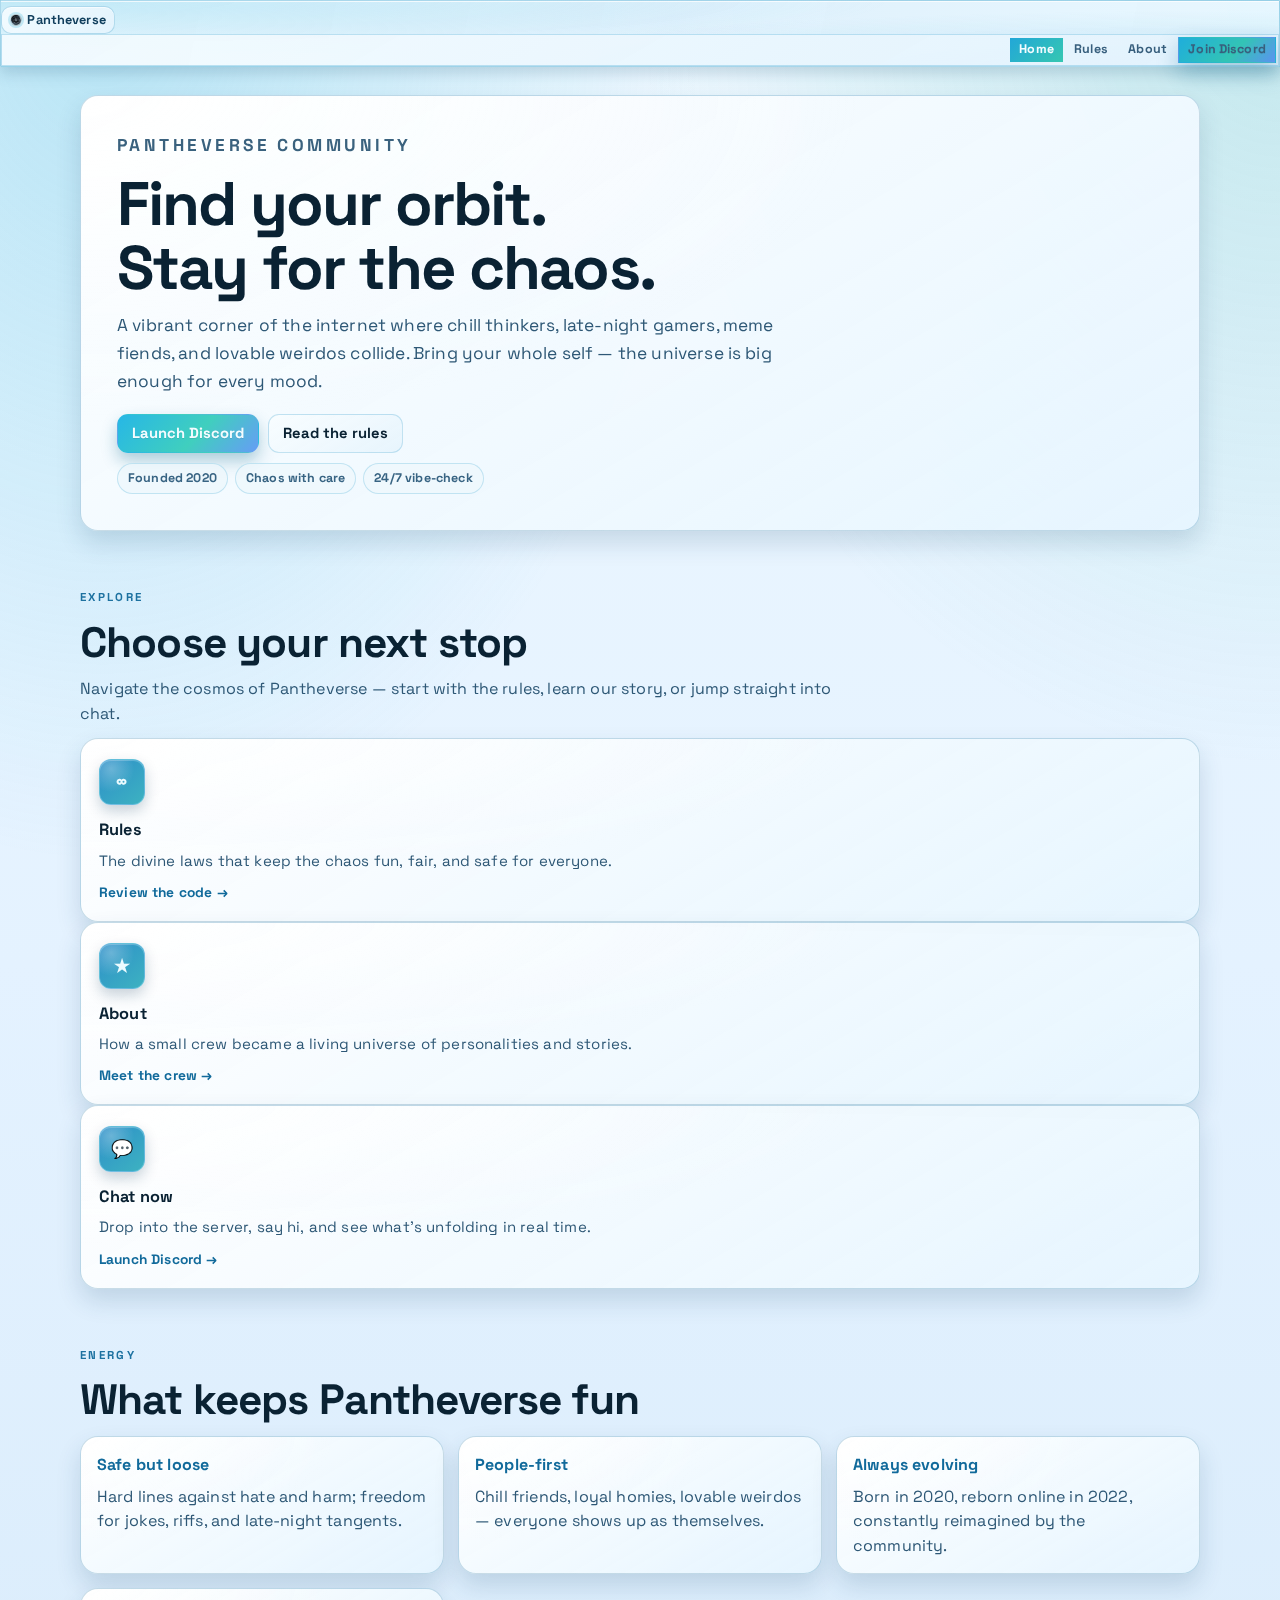
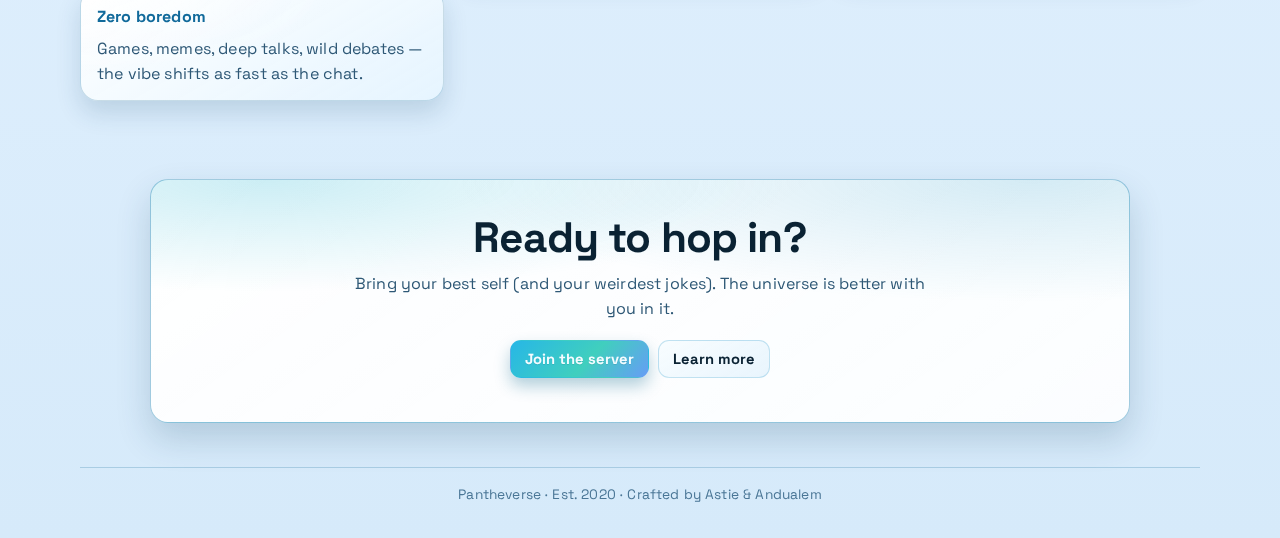
<file: index.html>
<!DOCTYPE html>
<html lang="en">
<head>
    <meta charset="UTF-8">
    <meta name="viewport" content="width=device-width, initial-scale=1.0">
    <title>Pantheverse</title>
    <link rel="preconnect" href="https://fonts.googleapis.com">
    <link rel="preconnect" href="https://fonts.gstatic.com" crossorigin>
    <link rel="stylesheet" href="https://fonts.googleapis.com/css2?family=Space+Grotesk:wght@400;500;600;700&display=swap">
    <link rel="icon" type="image/webp" href="Pantheverse.webp">
    <link rel="stylesheet" href="style.css">
</head>
<body class="page page-home">
    <header class="shell topbar">
        <div class="brand">
            <span class="dot"></span>
            <span>Pantheverse</span>
        </div>
        <nav class="nav">
            <a class="active" href="./">Home</a>
            <a href="rules/">Rules</a>
            <a href="about/">About</a>
            <a class="btn btn-primary" href="https://discord.gg/9qpju32M2S" target="_blank" rel="noopener">Join Discord</a>
        </nav>
    </header>

    <main class="shell hero">
        <div class="hero-copy">
            <p class="eyebrow">Pantheverse Community</p>
            <h1>Find your orbit. Stay for the chaos.</h1>
            <p>A vibrant corner of the internet where chill thinkers, late‑night gamers, meme fiends, and lovable weirdos collide. Bring your whole self — the universe is big enough for every mood.</p>
            <div class="hero-actions">
                <a class="btn btn-primary" href="https://discord.gg/9qpju32M2S" target="_blank" rel="noopener">Launch Discord</a>
                <a class="btn btn-ghost" href="rules/">Read the rules</a>
            </div>
            <div class="pills">
                <span class="pill">Founded 2020</span>
                <span class="pill">Chaos with care</span>
                <span class="pill">24/7 vibe-check</span>
            </div>
        </div>
    </main>

    <section class="shell">
        <div class="section-head">
            <p class="eyebrow">Explore</p>
            <h2>Choose your next stop</h2>
            <p>Navigate the cosmos of Pantheverse — start with the rules, learn our story, or jump straight into chat.</p>
        </div>
        <div class="tile-grid">
            <a class="tile" href="rules/">
                <div class="tile-icon">∞</div>
                <div class="tile-title">Rules</div>
                <p>The divine laws that keep the chaos fun, fair, and safe for everyone.</p>
                <span class="tile-link">Review the code →</span>
            </a>
            <a class="tile" href="about/">
                <div class="tile-icon">★</div>
                <div class="tile-title">About</div>
                <p>How a small crew became a living universe of personalities and stories.</p>
                <span class="tile-link">Meet the crew →</span>
            </a>
            <a class="tile" href="https://discord.gg/9qpju32M2S" target="_blank" rel="noopener">
                <div class="tile-icon">💬</div>
                <div class="tile-title">Chat now</div>
                <p>Drop into the server, say hi, and see what’s unfolding in real time.</p>
                <span class="tile-link">Launch Discord →</span>
            </a>
        </div>
    </section>

    <section class="shell">
        <div class="section-head">
            <p class="eyebrow">Energy</p>
            <h2>What keeps Pantheverse fun</h2>
        </div>
        <div class="feature-grid">
            <div class="feature-card">
                <strong>Safe but loose</strong>
                <p>Hard lines against hate and harm; freedom for jokes, riffs, and late-night tangents.</p>
            </div>
            <div class="feature-card">
                <strong>People-first</strong>
                <p>Chill friends, loyal homies, lovable weirdos — everyone shows up as themselves.</p>
            </div>
            <div class="feature-card">
                <strong>Always evolving</strong>
                <p>Born in 2020, reborn online in 2022, constantly reimagined by the community.</p>
            </div>
            <div class="feature-card">
                <strong>Zero boredom</strong>
                <p>Games, memes, deep talks, wild debates — the vibe shifts as fast as the chat.</p>
            </div>
        </div>
    </section>

    <section class="shell cta">
        <div class="cta-card">
            <h2>Ready to hop in?</h2>
            <p>Bring your best self (and your weirdest jokes). The universe is better with you in it.</p>
            <div class="hero-actions centered">
                <a class="btn btn-primary" href="https://discord.gg/9qpju32M2S" target="_blank" rel="noopener">Join the server</a>
                <a class="btn btn-ghost" href="about/">Learn more</a>
            </div>
        </div>
    </section>

    <footer class="shell footer">
        Pantheverse · Est. 2020 · Crafted by Astie & Andualem
    </footer>
    <script src="transitions.js"></script>
</body>
</html>
</file>
<file: style.css>
:root {
    --font-body: "Space Grotesk", "Segoe UI", sans-serif;
    --font-display: "Space Grotesk", "Segoe UI", sans-serif;

    --bg: #eef8ff;
    --bg-soft: #e4f2ff;
    --bg-deep: #d6eafa;
    --surface: rgba(255, 255, 255, 0.9);
    --surface-strong: rgba(255, 255, 255, 0.97);
    --surface-muted: rgba(238, 248, 255, 0.78);
    --border: rgba(24, 109, 155, 0.24);
    --border-strong: rgba(22, 125, 176, 0.4);

    --text: #0a2233;
    --text-muted: #2e5876;
    --text-faint: #4a7696;

    --accent: #1b95c9;
    --accent-strong: #116a9b;
    --accent-soft: rgba(27, 149, 201, 0.2);
    --accent-2: #23b89d;

    --danger: #c43f56;
    --danger-soft: rgba(196, 63, 86, 0.18);

    --shadow-soft: 0 10px 24px rgba(16, 63, 96, 0.14);
    --shadow-medium: 0 16px 34px rgba(16, 63, 96, 0.19);
    --shadow-strong: 0 22px 44px rgba(16, 63, 96, 0.25);

    --topbar-border: rgba(83, 172, 207, 0.4);
    --topbar-glow-a: rgba(95, 199, 227, 0.29);
    --topbar-glow-b: rgba(56, 164, 206, 0.2);
    --topbar-bg-a: rgba(234, 247, 255, 0.98);
    --topbar-bg-b: rgba(223, 240, 252, 0.96);
    --topbar-bg-c: rgba(232, 247, 255, 0.97);
    --topbar-shadow: rgba(24, 79, 117, 0.2);
    --topbar-inset: rgba(255, 255, 255, 0.72);

    --brand-border: rgba(93, 176, 211, 0.42);
    --brand-bg-a: rgba(245, 252, 255, 0.93);
    --brand-bg-b: rgba(229, 244, 253, 0.91);
    --brand-text: #113f5d;
    --brand-inset: rgba(255, 255, 255, 0.58);

    --nav-border: rgba(100, 183, 218, 0.39);
    --nav-bg-a: rgba(243, 251, 255, 0.93);
    --nav-bg-b: rgba(228, 243, 253, 0.91);
    --nav-link: #385f7d;
    --nav-link-hover-bg: rgba(65, 169, 210, 0.23);
    --nav-link-hover-text: #0f5d8b;
    --nav-active-text: #f4fcff;
    --nav-active-a: #22a7d8;
    --nav-active-b: #36c7b1;

    --auth-top-border: rgba(109, 185, 218, 0.36);
    --auth-top-bg-a: rgba(247, 253, 255, 0.97);
    --auth-top-bg-b: rgba(232, 245, 253, 0.93);
    --auth-top-text: #2a5777;

    --btn-primary-text: #f4fcff;
    --btn-primary-a: #1faedb;
    --btn-primary-b: #33c4b5;
    --btn-primary-c: #5b93f0;
    --btn-primary-shadow: rgba(16, 106, 145, 0.33);
    --btn-primary-shadow-strong: rgba(12, 90, 125, 0.44);
    --btn-focus-ring: rgba(45, 167, 216, 0.36);

    --btn-ghost-text: var(--text);
    --btn-ghost-border: rgba(104, 180, 216, 0.36);
    --btn-ghost-a: rgba(251, 255, 255, 0.98);
    --btn-ghost-b: rgba(235, 246, 253, 0.93);
    --btn-ghost-hover-border: rgba(90, 170, 209, 0.5);
    --btn-ghost-hover-a: rgba(255, 255, 255, 1);
    --btn-ghost-hover-b: rgba(239, 249, 255, 0.96);

    --hero-btn-primary-a: #27b7e6;
    --hero-btn-primary-b: #40cfbe;
    --hero-btn-primary-c: #669df5;
    --hero-btn-primary-shadow: rgba(12, 103, 140, 0.31);
    --hero-btn-ghost-border: rgba(108, 184, 218, 0.38);
    --hero-btn-ghost-a: rgba(248, 253, 255, 0.98);
    --hero-btn-ghost-b: rgba(231, 244, 253, 0.94);
    --hero-btn-ghost-hover-border: rgba(92, 172, 210, 0.54);
    --hero-btn-ghost-hover-a: rgba(255, 255, 255, 0.99);
    --hero-btn-ghost-hover-b: rgba(236, 247, 253, 0.95);

    --hero-pill-border: rgba(123, 194, 226, 0.4);
    --hero-pill-bg: rgba(237, 247, 253, 0.8);
    --hero-pill-text: #386483;

    --ui-card-hover-border: rgba(108, 186, 220, 0.46);
    --ui-card-hover-shadow: 0 15px 30px rgba(16, 66, 102, 0.22);

    --page-bg-glow-a: rgba(90, 196, 228, 0.37);
    --page-bg-glow-b: rgba(76, 186, 186, 0.26);
    --page-orb-a: rgba(35, 151, 199, 0.2);
    --page-orb-b: rgba(31, 175, 192, 0.15);

    --card-grad-a: rgba(255, 255, 255, 0.99);
    --card-grad-b: rgba(241, 249, 255, 0.96);
    --card-grad-c: rgba(230, 245, 255, 0.92);
    --card-gloss: rgba(255, 255, 255, 0.4);
    --card-shadow: 0 12px 24px rgba(18, 70, 104, 0.16);
    --card-shadow-hover: 0 17px 32px rgba(18, 70, 104, 0.23);

    --tile-sheen-a: rgba(42, 158, 202, 0.18);
    --tile-sheen-b: rgba(46, 189, 181, 0.14);

    --radius-sm: 10px;
    --radius-md: 14px;
    --radius-lg: 18px;
    --radius-xl: 24px;
}

html[data-theme="dark"] {
    --bg: #041421;
    --bg-soft: #082338;
    --bg-deep: #0f3650;
    --surface: rgba(8, 31, 48, 0.88);
    --surface-strong: rgba(7, 25, 40, 0.94);
    --surface-muted: rgba(10, 37, 56, 0.8);
    --border: rgba(106, 184, 223, 0.26);
    --border-strong: rgba(130, 208, 244, 0.44);

    --text: #e8f6ff;
    --text-muted: #a9cfe4;
    --text-faint: #88b4ce;

    --accent: #56cdff;
    --accent-strong: #34afe5;
    --accent-soft: rgba(86, 205, 255, 0.23);
    --accent-2: #57ddbe;

    --danger: #ff7992;
    --danger-soft: rgba(255, 121, 146, 0.25);

    --shadow-soft: 0 10px 26px rgba(0, 9, 18, 0.38);
    --shadow-medium: 0 16px 35px rgba(0, 9, 18, 0.47);
    --shadow-strong: 0 24px 54px rgba(0, 9, 18, 0.56);

    --topbar-border: rgba(107, 196, 232, 0.44);
    --topbar-glow-a: rgba(63, 189, 223, 0.26);
    --topbar-glow-b: rgba(48, 145, 198, 0.19);
    --topbar-bg-a: rgba(7, 30, 48, 0.97);
    --topbar-bg-b: rgba(8, 25, 41, 0.95);
    --topbar-bg-c: rgba(7, 28, 45, 0.96);
    --topbar-shadow: rgba(0, 12, 24, 0.36);
    --topbar-inset: rgba(179, 235, 255, 0.17);

    --brand-border: rgba(110, 199, 236, 0.42);
    --brand-bg-a: rgba(15, 53, 82, 0.9);
    --brand-bg-b: rgba(11, 41, 66, 0.88);
    --brand-text: #e8f7ff;
    --brand-inset: rgba(194, 239, 255, 0.18);

    --nav-border: rgba(113, 201, 236, 0.38);
    --nav-bg-a: rgba(13, 46, 71, 0.92);
    --nav-bg-b: rgba(10, 36, 58, 0.9);
    --nav-link: #acd3e8;
    --nav-link-hover-bg: rgba(71, 177, 219, 0.29);
    --nav-link-hover-text: #e1f4ff;
    --nav-active-text: #edfcff;
    --nav-active-a: #31bbe8;
    --nav-active-b: #46d6c1;

    --auth-top-border: rgba(121, 200, 235, 0.34);
    --auth-top-bg-a: rgba(14, 44, 68, 0.92);
    --auth-top-bg-b: rgba(11, 37, 59, 0.88);
    --auth-top-text: #d4ebfc;

    --btn-primary-text: #effbff;
    --btn-primary-a: #2fc2f0;
    --btn-primary-b: #46d7c8;
    --btn-primary-c: #6ea9ff;
    --btn-primary-shadow: rgba(7, 74, 109, 0.44);
    --btn-primary-shadow-strong: rgba(4, 57, 83, 0.58);
    --btn-focus-ring: rgba(83, 196, 238, 0.44);

    --btn-ghost-text: #d8eefc;
    --btn-ghost-border: rgba(123, 201, 235, 0.34);
    --btn-ghost-a: rgba(14, 45, 70, 0.93);
    --btn-ghost-b: rgba(11, 37, 58, 0.9);
    --btn-ghost-hover-border: rgba(149, 219, 248, 0.56);
    --btn-ghost-hover-a: rgba(19, 56, 85, 0.96);
    --btn-ghost-hover-b: rgba(13, 43, 66, 0.93);

    --hero-btn-primary-a: #38cbf4;
    --hero-btn-primary-b: #4fe1cb;
    --hero-btn-primary-c: #79b3ff;
    --hero-btn-primary-shadow: rgba(7, 81, 114, 0.48);
    --hero-btn-ghost-border: rgba(128, 204, 236, 0.38);
    --hero-btn-ghost-a: rgba(14, 46, 71, 0.93);
    --hero-btn-ghost-b: rgba(10, 37, 58, 0.91);
    --hero-btn-ghost-hover-border: rgba(153, 221, 249, 0.54);
    --hero-btn-ghost-hover-a: rgba(19, 57, 86, 0.96);
    --hero-btn-ghost-hover-b: rgba(12, 42, 65, 0.93);

    --hero-pill-border: rgba(125, 203, 236, 0.4);
    --hero-pill-bg: rgba(11, 40, 62, 0.71);
    --hero-pill-text: #bddcec;

    --ui-card-hover-border: rgba(132, 210, 242, 0.52);
    --ui-card-hover-shadow: 0 16px 34px rgba(1, 18, 34, 0.56);

    --page-bg-glow-a: rgba(62, 192, 226, 0.34);
    --page-bg-glow-b: rgba(45, 171, 167, 0.24);
    --page-orb-a: rgba(30, 147, 196, 0.19);
    --page-orb-b: rgba(33, 175, 192, 0.15);

    --card-grad-a: rgba(12, 43, 68, 0.96);
    --card-grad-b: rgba(9, 35, 55, 0.93);
    --card-grad-c: rgba(8, 29, 47, 0.91);
    --card-gloss: rgba(157, 225, 250, 0.15);
    --card-shadow: 0 12px 27px rgba(0, 10, 23, 0.5);
    --card-shadow-hover: 0 19px 36px rgba(0, 12, 24, 0.62);

    --tile-sheen-a: rgba(44, 165, 206, 0.18);
    --tile-sheen-b: rgba(39, 187, 181, 0.14);
}

html[data-theme="bright"] {
    --bg: #f4fbff;
    --bg-soft: #eaf5ff;
    --bg-deep: #dbeaf8;
    --surface: rgba(255, 255, 255, 0.92);
    --surface-strong: rgba(255, 255, 255, 0.98);
    --surface-muted: rgba(243, 250, 255, 0.82);
    --border: rgba(30, 113, 158, 0.24);
    --border-strong: rgba(28, 128, 176, 0.4);
    --text: #0b2438;
    --text-muted: #325978;
    --text-faint: #517794;
    --accent: #1794c9;
    --accent-strong: #106999;
    --accent-soft: rgba(23, 148, 201, 0.19);
    --accent-2: #22b89c;

    --topbar-border: rgba(108, 186, 221, 0.4);
    --topbar-glow-a: rgba(98, 198, 225, 0.28);
    --topbar-glow-b: rgba(58, 165, 205, 0.19);
    --topbar-bg-a: rgba(243, 250, 255, 0.98);
    --topbar-bg-b: rgba(233, 245, 253, 0.96);
    --topbar-bg-c: rgba(242, 250, 255, 0.97);
    --topbar-shadow: rgba(31, 85, 122, 0.16);
    --topbar-inset: rgba(255, 255, 255, 0.8);

    --brand-border: rgba(106, 186, 221, 0.42);
    --brand-bg-a: rgba(247, 252, 255, 0.97);
    --brand-bg-b: rgba(233, 246, 253, 0.95);
    --brand-text: #11435f;
    --brand-inset: rgba(255, 255, 255, 0.72);

    --nav-border: rgba(108, 188, 223, 0.4);
    --nav-bg-a: rgba(245, 252, 255, 0.96);
    --nav-bg-b: rgba(233, 246, 253, 0.93);
    --nav-link: #3c6785;
    --nav-link-hover-bg: rgba(61, 166, 208, 0.24);
    --nav-link-hover-text: #0f5d8b;
    --nav-active-text: #f4fdff;
    --nav-active-a: #20addd;
    --nav-active-b: #39ccb7;

    --auth-top-border: rgba(116, 192, 224, 0.37);
    --auth-top-bg-a: rgba(248, 253, 255, 0.98);
    --auth-top-bg-b: rgba(235, 247, 253, 0.95);
    --auth-top-text: #2c5a79;

    --btn-primary-a: #21b1e1;
    --btn-primary-b: #39cbb7;
    --btn-primary-c: #6094f0;
    --btn-primary-shadow: rgba(17, 106, 145, 0.31);
    --btn-primary-shadow-strong: rgba(14, 89, 124, 0.42);
    --btn-focus-ring: rgba(47, 173, 220, 0.34);

    --btn-ghost-border: rgba(112, 189, 222, 0.37);
    --btn-ghost-a: rgba(249, 254, 255, 0.98);
    --btn-ghost-b: rgba(236, 247, 254, 0.94);
    --btn-ghost-hover-border: rgba(94, 172, 211, 0.52);
    --btn-ghost-hover-a: rgba(255, 255, 255, 0.99);
    --btn-ghost-hover-b: rgba(240, 249, 255, 0.96);

    --hero-pill-border: rgba(127, 198, 228, 0.42);
    --hero-pill-bg: rgba(238, 248, 254, 0.86);
    --hero-pill-text: #376281;

    --hero-btn-primary-a: #26b8e5;
    --hero-btn-primary-b: #40d0bb;
    --hero-btn-primary-c: #679bf4;

    --ui-card-hover-border: rgba(101, 179, 216, 0.5);
    --ui-card-hover-shadow: 0 15px 31px rgba(22, 71, 106, 0.22);

    --page-bg-glow-a: rgba(104, 201, 227, 0.35);
    --page-bg-glow-b: rgba(83, 194, 181, 0.24);
    --page-orb-a: rgba(39, 154, 199, 0.18);
    --page-orb-b: rgba(36, 177, 195, 0.14);

    --card-grad-a: rgba(255, 255, 255, 0.99);
    --card-grad-b: rgba(242, 249, 255, 0.96);
    --card-grad-c: rgba(229, 245, 255, 0.93);
    --card-gloss: rgba(255, 255, 255, 0.44);
    --card-shadow: 0 12px 24px rgba(20, 70, 103, 0.14);
    --card-shadow-hover: 0 17px 33px rgba(20, 70, 103, 0.21);

    --tile-sheen-a: rgba(45, 160, 201, 0.17);
    --tile-sheen-b: rgba(50, 191, 184, 0.14);
}

*,
*::before,
*::after {
    box-sizing: border-box;
}

html {
    scroll-behavior: smooth;
}

html.low-end-mode {
    scroll-behavior: auto;
}

body.page {
    margin: 0;
    min-height: 100vh;
    font-family: var(--font-body);
    color: var(--text);
    line-height: 1.55;
    letter-spacing: 0.01em;
    background:
        radial-gradient(72% 62% at 8% 0%, var(--page-bg-glow-a), transparent 65%),
        radial-gradient(78% 56% at 100% 0%, var(--page-bg-glow-b), transparent 64%),
        linear-gradient(180deg, var(--bg) 0%, var(--bg-soft) 45%, var(--bg-deep) 100%);
    position: relative;
    overflow-x: clip;
}

body.page::before {
    content: "";
    position: fixed;
    inset: -20% -10% auto;
    height: 55vh;
    pointer-events: none;
    z-index: -1;
    background:
        radial-gradient(36% 58% at 15% 16%, var(--page-orb-a), transparent 70%),
        radial-gradient(44% 64% at 86% 8%, var(--page-orb-b), transparent 72%);
}

body.page-anim-ready {
    transition: opacity 180ms ease, transform 180ms ease;
    will-change: opacity, transform;
}

body.page-enter {
    opacity: 0;
    transform: translateY(6px);
}

body.page-leave {
    opacity: 0;
    transform: translateY(-4px);
}

::selection {
    background: rgba(23, 126, 184, 0.22);
    color: var(--text);
}

a {
    color: inherit;
    text-decoration: none;
}

img {
    max-width: 100%;
    display: block;
}

h1,
h2,
h3,
h4 {
    margin: 0 0 10px;
    font-family: var(--font-display);
    line-height: 1.12;
    letter-spacing: -0.02em;
    color: var(--text);
}

h1 {
    font-size: clamp(2.2rem, 5.2vw, 3.85rem);
}

h2 {
    font-size: clamp(1.7rem, 3.4vw, 2.65rem);
}

h3 {
    font-size: clamp(1.25rem, 2.5vw, 1.8rem);
}

p {
    margin: 0 0 12px;
    color: var(--text-muted);
}

.shell {
    width: min(1120px, 92vw);
    margin-inline: auto;
    padding-block: clamp(14px, 2.2vw, 26px);
}

.topbar.shell {
    width: 100%;
    max-width: none;
    padding-top: clamp(2px, 0.4vw, 5px);
    padding-bottom: 0;
    padding-inline: 0;
}

.topbar {
    position: sticky;
    top: max(0px, env(safe-area-inset-top));
    z-index: 24;
    padding: 0;
    border-radius: 0;
    border: 1px solid var(--topbar-border);
    background:
        radial-gradient(145% 180% at 0% 0%, var(--topbar-glow-a), transparent 48%),
        radial-gradient(120% 160% at 100% 100%, var(--topbar-glow-b), transparent 54%),
        linear-gradient(102deg, var(--topbar-bg-a), var(--topbar-bg-b) 52%, var(--topbar-bg-c));
    backdrop-filter: blur(12px) saturate(1.2);
    box-shadow:
        0 6px 14px var(--topbar-shadow),
        inset 0 1px 0 var(--topbar-inset);
}

.pmain-bar {
    display: flex;
    align-items: center;
    flex-wrap: wrap;
    gap: clamp(4px, 0.5vw, 8px);
    min-height: clamp(34px, 2.3vw, 40px);
    padding: clamp(3px, 0.35vw, 5px) clamp(6px, 0.8vw, 10px);
    min-width: 0;
}

.topbar-left {
    display: flex;
    align-items: center;
    flex: 0 0 auto;
    min-width: 0;
}

.topbar .brand {
    position: relative;
    display: inline-flex;
    align-items: center;
    gap: clamp(5px, 0.4vw, 8px);
    min-height: clamp(26px, 1.8vw, 30px);
    max-inline-size: min(100%, 22rem);
    min-width: 0;
    padding: clamp(3px, 0.22vw, 5px) clamp(8px, 0.65vw, 11px);
    border-radius: 10px;
    border: 1px solid var(--brand-border);
    background: linear-gradient(145deg, var(--brand-bg-a), var(--brand-bg-b));
    color: var(--brand-text);
    font-size: clamp(0.76rem, 0.72rem + 0.1vw, 0.85rem);
    font-weight: 760;
    letter-spacing: 0.01em;
    box-shadow: inset 0 1px 0 var(--brand-inset);
    white-space: nowrap;
}

.topbar .brand span:last-child {
    min-width: 0;
    overflow: hidden;
    text-overflow: ellipsis;
}

.topbar .brand.brand-account-enabled {
    cursor: pointer;
}

.topbar .brand .dot {
    flex: 0 0 auto;
    width: clamp(12px, 0.85vw, 14px);
    height: clamp(12px, 0.85vw, 14px);
    border-radius: 50%;
    background:
        linear-gradient(140deg, rgba(0, 0, 0, 0.25), rgba(0, 0, 0, 0.08)),
        url("Pantheverse.webp");
    background-size: cover;
    background-position: center;
    border: 1px solid rgba(220, 248, 255, 0.72);
    box-shadow: 0 0 0 2px rgba(26, 170, 209, 0.22);
}

.brand-account-menu {
    position: absolute;
    top: calc(100% + 8px);
    left: 0;
    min-width: 220px;
    padding: 8px;
    border-radius: 12px;
    border: 1px solid var(--border-strong);
    background: var(--surface-strong);
    box-shadow: var(--shadow-medium);
    z-index: 35;
    display: none;
}

.brand-account-menu.open {
    display: grid;
    gap: 6px;
}

.brand-account-label {
    padding: 6px 8px;
    font-size: 12px;
    color: var(--text-faint);
    font-weight: 600;
}

.brand-account-item {
    border: 1px solid var(--border);
    border-radius: 8px;
    min-height: 36px;
    padding: 7px 10px;
    text-align: left;
    background: var(--surface-muted);
    color: var(--text);
    font-size: 13px;
    font-weight: 700;
    cursor: pointer;
    transition: border-color 170ms ease, background 170ms ease;
}

.brand-account-item:hover {
    border-color: var(--border-strong);
    background: var(--accent-soft);
}

.brand-account-item.danger {
    border-color: rgba(196, 63, 86, 0.34);
    color: var(--danger);
}

.nav {
    margin-left: auto;
    display: flex;
    flex-wrap: nowrap;
    align-items: center;
    justify-content: flex-end;
    gap: 2px;
    padding: 2px;
    border-radius: 0;
    border: 1px solid var(--nav-border);
    background: linear-gradient(150deg, var(--nav-bg-a), var(--nav-bg-b));
    max-width: 100%;
    min-width: 0;
    flex: 0 0 auto;
}

.nav a,
.nav .btn {
    min-height: clamp(24px, 1.8vw, 30px);
    padding: clamp(2px, 0.2vw, 4px) clamp(8px, 0.72vw, 11px);
    border-radius: 0;
    display: inline-flex;
    align-items: center;
    justify-content: center;
    white-space: nowrap;
    font-size: clamp(0.74rem, 0.7rem + 0.1vw, 0.84rem);
}

.nav a {
    color: var(--nav-link);
    font-weight: 760;
    letter-spacing: 0.01em;
    transition: background 150ms ease, color 150ms ease;
}

.nav a:hover,
.nav a:focus-visible {
    background: var(--nav-link-hover-bg);
    color: var(--nav-link-hover-text);
}

.nav a.active {
    color: var(--nav-active-text);
    background: linear-gradient(135deg, var(--nav-active-a), var(--nav-active-b));
    box-shadow: none;
}

#top-signout-btn {
    display: none;
}

.auth-bridge {
    position: fixed;
    left: -9999px;
    top: -9999px;
    width: 0;
    height: 0;
    opacity: 0;
    pointer-events: none;
    overflow: hidden;
}

.auth-top-btn {
    min-height: 26px;
    padding: 4px 8px;
    border-radius: 0;
    font-size: 0.78rem;
    font-weight: 760;
    letter-spacing: 0.01em;
    border-color: var(--auth-top-border);
    background: linear-gradient(145deg, var(--auth-top-bg-a), var(--auth-top-bg-b));
    color: var(--auth-top-text);
}

.btn,
.edit-btn,
.delete-rule-btn {
    appearance: none;
    border: 1px solid var(--border);
    border-radius: 11px;
    min-height: 40px;
    padding: 10px 16px;
    display: inline-flex;
    align-items: center;
    justify-content: center;
    gap: 6px;
    font-family: inherit;
    font-size: 0.93rem;
    font-weight: 700;
    letter-spacing: 0;
    text-decoration: none;
    color: var(--text);
    background: linear-gradient(140deg, var(--surface-strong), var(--surface-muted));
    cursor: pointer;
    transition: transform 160ms ease, border-color 160ms ease, box-shadow 160ms ease, background 200ms ease, filter 200ms ease;
}

.btn:hover,
.edit-btn:hover,
.delete-rule-btn:hover {
    transform: translateY(-1px);
    border-color: var(--border-strong);
    box-shadow: var(--shadow-soft);
}

.btn:disabled,
.edit-btn:disabled,
.delete-rule-btn:disabled {
    cursor: not-allowed;
    opacity: 0.6;
    transform: none;
    box-shadow: none;
}

.btn-primary,
.edit-btn {
    color: var(--btn-primary-text);
    border-color: transparent;
    background: linear-gradient(132deg, var(--btn-primary-a) 0%, var(--btn-primary-b) 58%, var(--btn-primary-c) 100%);
    box-shadow: 0 10px 22px var(--btn-primary-shadow);
    text-shadow: 0 1px 0 rgba(0, 0, 0, 0.08);
}

.btn-ghost {
    color: var(--btn-ghost-text);
    border-color: var(--btn-ghost-border);
    background: linear-gradient(140deg, var(--btn-ghost-a), var(--btn-ghost-b));
}

.btn-primary:hover,
.btn-primary:focus-visible,
.edit-btn:hover,
.edit-btn:focus-visible {
    border-color: transparent;
    box-shadow: 0 14px 28px var(--btn-primary-shadow-strong);
    filter: saturate(1.08) brightness(1.03);
}

.btn-ghost:hover,
.btn-ghost:focus-visible {
    border-color: var(--btn-ghost-hover-border);
    background: linear-gradient(140deg, var(--btn-ghost-hover-a), var(--btn-ghost-hover-b));
}

.btn:focus-visible,
.edit-btn:focus-visible,
.delete-rule-btn:focus-visible {
    outline: none;
    box-shadow:
        0 0 0 3px var(--btn-focus-ring),
        var(--shadow-soft);
}

.btn:active,
.edit-btn:active,
.delete-rule-btn:active {
    transform: translateY(0);
    filter: brightness(0.98);
}

.btn-ghost.danger,
.delete-rule-btn {
    color: var(--danger);
    border-color: rgba(196, 63, 86, 0.34);
    background: rgba(255, 236, 241, 0.76);
    box-shadow: none;
}

html[data-theme="dark"] .btn-ghost.danger,
html[data-theme="dark"] .delete-rule-btn {
    background: rgba(71, 26, 37, 0.68);
    border-color: rgba(255, 121, 146, 0.4);
}

.eyebrow {
    margin: 0 0 10px;
    color: var(--accent-strong);
    font-size: 0.72rem;
    letter-spacing: 0.2em;
    font-weight: 800;
    text-transform: uppercase;
}

.hero {
    display: grid;
    grid-template-columns: minmax(0, 1.4fr) minmax(280px, 0.8fr);
    gap: 14px;
    align-items: stretch;
    padding-top: 18px;
}

.hero > :only-child {
    grid-column: 1 / -1;
}

.hero-copy,
.hero-panel,
.section-card,
.path-card,
.tile,
.feature-card,
.cta-card,
.stat-chip,
.value-card,
.rules-hero-card,
.rules-edit-panel,
.rules-admin-card,
.check-item,
.rules-list li,
.auth-card,
.confirm-card,
.account-settings-card,
.account-settings-panel {
    border-radius: var(--radius-lg);
    border: 1px solid var(--border);
    background:
        radial-gradient(120% 130% at 0% 0%, var(--card-gloss), transparent 58%),
        linear-gradient(150deg, var(--card-grad-a), var(--card-grad-b) 56%, var(--card-grad-c));
    box-shadow: var(--card-shadow);
}

.hero-copy {
    padding: clamp(22px, 3vw, 34px);
}

.hero-copy h1 {
    max-width: 16ch;
}

.page-home .hero-copy h1 {
    max-width: 19ch;
    margin-bottom: 12px;
    line-height: 1.04;
    letter-spacing: -0.03em;
    text-wrap: balance;
}

.hero-copy p {
    max-width: 66ch;
    color: var(--text-muted);
}

.page-home .hero {
    padding-top: clamp(16px, 2.3vw, 28px);
    gap: clamp(12px, 1.7vw, 20px);
}

.page-home .hero-copy {
    padding: clamp(22px, 3.1vw, 36px);
}

.page-home .hero-copy p {
    max-width: 60ch;
    font-size: clamp(1rem, 0.96rem + 0.2vw, 1.08rem);
    line-height: 1.62;
}

.home-band {
    padding-block: clamp(14px, 2.2vw, 26px);
}

.home-section-head {
    max-width: 820px;
}

.page-home .section-head {
    margin: 6px 0 12px;
}

.page-home .eyebrow {
    margin-bottom: 12px;
    opacity: 0.94;
}

.home-section-head p {
    margin-bottom: 0;
}

.hero-panel {
    padding: 20px;
    display: grid;
    align-content: start;
    gap: 10px;
}

.hero-panel h3 {
    margin-bottom: 0;
    font-size: clamp(1.15rem, 2.2vw, 1.5rem);
}

.metric-grid {
    display: grid;
    grid-template-columns: repeat(2, minmax(0, 1fr));
    gap: 8px;
}

.metric {
    display: grid;
    gap: 3px;
    min-height: 70px;
    padding: 10px 11px;
    border-radius: 10px;
    border: 1px solid var(--border);
    background: var(--surface-muted);
}

.metric span {
    color: var(--accent-strong);
    font-size: 1.12rem;
    font-weight: 800;
    line-height: 1;
}

.metric small {
    color: var(--text-faint);
    font-size: 0.75rem;
    line-height: 1.3;
    font-weight: 700;
}

.hero-list {
    margin: 0;
    padding-left: 16px;
    display: grid;
    gap: 7px;
}

.hero-list li {
    color: var(--text-muted);
    font-size: 0.9rem;
}

.hero-actions {
    display: flex;
    flex-wrap: wrap;
    gap: 10px;
    margin: 20px 0 10px;
}

.page-home .hero-actions {
    margin: 18px 0 10px;
    gap: 9px;
}

.page-home .hero-actions .btn {
    min-height: 38px;
    padding: 7px 14px;
    border-radius: 11px;
    font-size: 0.92rem;
}

.page-home .hero-actions .btn-primary {
    background: linear-gradient(132deg, var(--hero-btn-primary-a) 0%, var(--hero-btn-primary-b) 56%, var(--hero-btn-primary-c) 100%);
    box-shadow: 0 8px 16px var(--hero-btn-primary-shadow);
}

.page-home .hero-actions .btn-primary:hover,
.page-home .hero-actions .btn-primary:focus-visible {
    box-shadow: 0 10px 22px var(--hero-btn-primary-shadow);
}

.page-home .hero-actions .btn-ghost {
    border-color: var(--hero-btn-ghost-border);
    background: linear-gradient(150deg, var(--hero-btn-ghost-a), var(--hero-btn-ghost-b));
}

.page-home .hero-actions .btn-ghost:hover,
.page-home .hero-actions .btn-ghost:focus-visible {
    border-color: var(--hero-btn-ghost-hover-border);
    background: linear-gradient(150deg, var(--hero-btn-ghost-hover-a), var(--hero-btn-ghost-hover-b));
}

.hero-actions.centered {
    justify-content: center;
}

.pills {
    display: flex;
    flex-wrap: wrap;
    gap: 8px;
    margin-top: 10px;
}

.page-home .pills {
    gap: 7px;
    margin-top: 8px;
}

.pill {
    display: inline-flex;
    align-items: center;
    min-height: 30px;
    padding: 6px 11px;
    border-radius: 999px;
    border: 1px solid var(--border);
    background: var(--surface-muted);
    color: var(--text-muted);
    font-size: 0.82rem;
    font-weight: 700;
}

.page-home .pill {
    min-height: 28px;
    padding: 5px 10px;
    border-color: var(--hero-pill-border);
    background: var(--hero-pill-bg);
    color: var(--hero-pill-text);
    font-size: 0.78rem;
}

.page-home .feature-card,
.page-home .cta-card {
    transition: transform 180ms ease, border-color 180ms ease, box-shadow 180ms ease;
}

.page-home .feature-card:hover,
.page-home .cta-card:hover {
    transform: translateY(-1px);
    border-color: var(--ui-card-hover-border);
    box-shadow: var(--ui-card-hover-shadow);
}

.section-head {
    max-width: 780px;
    margin: 8px 0 14px;
}

.section-head p {
    margin-bottom: 0;
}

.feature-grid {
    display: grid;
    grid-template-columns: repeat(3, minmax(0, 1fr));
    gap: 14px;
}

.explore-list {
    margin: 0;
    padding: 0;
    list-style: none;
    display: grid;
    grid-template-columns: repeat(3, minmax(0, 1fr));
    gap: clamp(10px, 1.3vw, 16px);
}

.explore-list > li {
    min-width: 0;
}

.tile {
    position: relative;
    overflow: hidden;
    display: block;
    padding: clamp(16px, 1.7vw, 20px) clamp(14px, 1.5vw, 18px) clamp(13px, 1.3vw, 16px);
    transition: transform 180ms ease, border-color 180ms ease, box-shadow 180ms ease;
}

.tile::after {
    content: "";
    position: absolute;
    inset: -20% -10%;
    background:
        radial-gradient(32% 38% at 16% 10%, var(--tile-sheen-a), transparent 70%),
        radial-gradient(36% 44% at 84% 0%, var(--tile-sheen-b), transparent 74%);
    opacity: 0;
    transition: opacity 180ms ease;
    pointer-events: none;
}

.tile:hover {
    transform: translateY(-1px);
    border-color: var(--border-strong);
    box-shadow: var(--card-shadow-hover);
}

.tile:hover::after {
    opacity: 1;
}

.tile-copy {
    min-width: 0;
    display: block;
}

.tile-icon {
    width: 46px;
    height: 46px;
    border-radius: 12px;
    display: grid;
    place-items: center;
    margin: 0 0 12px;
    font-size: 1.12rem;
    font-weight: 800;
    color: #ecfbff;
    border: 1px solid rgba(171, 228, 255, 0.38);
    box-shadow:
        inset 0 1px 0 rgba(230, 248, 255, 0.26),
        0 6px 14px rgba(9, 50, 82, 0.22);
    background:
        radial-gradient(80% 80% at 25% 20%, rgba(255, 255, 255, 0.28), transparent 66%),
        linear-gradient(140deg, #2d8fc9, #3db2c1);
}

.tile-icon span {
    position: relative;
    z-index: 1;
}

.tile-icon-rules {
    background:
        radial-gradient(80% 80% at 25% 20%, rgba(255, 255, 255, 0.28), transparent 66%),
        linear-gradient(140deg, #3d97da, #4bc1c9);
}

.tile-icon-about {
    background:
        radial-gradient(80% 80% at 25% 20%, rgba(255, 255, 255, 0.28), transparent 66%),
        linear-gradient(140deg, #4b8fd5, #67b9dc);
}

.tile-icon-chat {
    background:
        radial-gradient(80% 80% at 25% 20%, rgba(255, 255, 255, 0.28), transparent 66%),
        linear-gradient(140deg, #329fc6, #5cc8b7);
}

.tile-title {
    margin-bottom: 6px;
    font-size: 1.02rem;
    font-weight: 800;
    color: var(--text);
}

.tile p {
    margin: 0 0 8px;
    color: var(--text-muted);
    font-size: 0.94rem;
}

.tile-link {
    display: inline-flex;
    margin-top: 0;
    color: var(--accent-strong);
    font-size: 0.86rem;
    font-weight: 800;
}

.tile-arrow {
    width: 30px;
    height: 30px;
    border-radius: 50%;
    display: none;
    place-items: center;
    border: 1px solid var(--border);
    color: var(--accent-strong);
    font-size: 0.92rem;
    font-weight: 900;
    background: var(--surface-strong);
}

.feature-card {
    padding: 16px 16px 14px;
}

.feature-card strong {
    display: block;
    margin-bottom: 7px;
    color: var(--accent-strong);
    font-size: 1rem;
}

.feature-card p {
    margin-bottom: 0;
}

.path-grid {
    display: grid;
    grid-template-columns: repeat(3, minmax(0, 1fr));
    gap: 14px;
}

.path-card {
    position: relative;
    padding: 18px;
    overflow: hidden;
}

.path-number {
    display: inline-grid;
    place-items: center;
    width: 36px;
    height: 36px;
    border-radius: 50%;
    border: 1px solid var(--border);
    background: var(--accent-soft);
    color: var(--accent-strong);
    font-size: 0.84rem;
    font-weight: 800;
    margin-bottom: 12px;
}

.path-card h3 {
    margin-bottom: 6px;
    font-size: 1.16rem;
}

.path-card p {
    margin-bottom: 0;
}

.cta {
    margin: 26px auto 18px;
    text-align: center;
}

.cta-card {
    width: min(980px, 100%);
    margin-inline: auto;
    padding: clamp(22px, 3vw, 34px);
    border-color: var(--border-strong);
    background:
        radial-gradient(78% 68% at 12% 0%, rgba(28, 177, 209, 0.22), transparent 68%),
        radial-gradient(84% 72% at 90% 0%, rgba(39, 156, 201, 0.19), transparent 70%),
        linear-gradient(145deg, var(--surface-strong), var(--surface));
    box-shadow: var(--shadow-medium);
}

.cta-card p {
    max-width: 58ch;
    margin-inline: auto;
}

.content-split {
    display: grid;
    grid-template-columns: repeat(2, minmax(0, 1fr));
    gap: 14px;
}

.about-stats {
    display: grid;
    grid-template-columns: repeat(3, minmax(0, 1fr));
    gap: 10px;
    margin: 0 0 14px;
}

.stat-chip {
    padding: 12px 14px;
    display: grid;
    gap: 5px;
}

.stat-chip span {
    color: var(--accent-strong);
    font-size: 1.08rem;
    font-weight: 800;
    line-height: 1;
}

.stat-chip p {
    margin: 0;
    color: var(--text-faint);
    font-size: 0.82rem;
    text-transform: uppercase;
    letter-spacing: 0.08em;
    font-weight: 700;
}

.value-grid {
    display: grid;
    grid-template-columns: repeat(3, minmax(0, 1fr));
    gap: 12px;
    margin-top: 14px;
}

.value-card {
    padding: 16px;
}

.value-card h3 {
    margin-bottom: 6px;
    font-size: 1.06rem;
}

.value-card p {
    margin-bottom: 0;
}

.section-card {
    padding: clamp(18px, 2.5vw, 28px);
}

.section-card.stack {
    margin-top: 14px;
}

.list {
    margin: 0;
    padding-left: 18px;
    display: grid;
    gap: 9px;
}

.list li {
    color: var(--text-muted);
}

.list strong {
    color: var(--text);
}

.rules-layout {
    display: grid;
    gap: 16px;
    padding-top: 16px;
}

.rules-hero-card {
    display: grid;
    grid-template-columns: minmax(0, 1.3fr) minmax(260px, 0.8fr);
    gap: 14px;
    padding: 14px;
    border-radius: 18px;
    border: 1px solid rgba(91, 183, 231, 0.34);
    background:
        radial-gradient(95% 120% at 6% 0%, rgba(45, 162, 209, 0.17), transparent 55%),
        radial-gradient(110% 120% at 100% 100%, rgba(56, 126, 189, 0.14), transparent 58%),
        linear-gradient(152deg, rgba(8, 32, 54, 0.94), rgba(7, 25, 42, 0.92));
    box-shadow:
        0 16px 36px rgba(0, 7, 14, 0.34),
        inset 0 1px 0 rgba(173, 230, 255, 0.1);
}

.rules-head {
    position: relative;
    overflow: hidden;
    border-radius: 16px;
    border: 1px solid rgba(95, 185, 232, 0.32);
    background:
        radial-gradient(120% 120% at 0% 0%, rgba(41, 155, 205, 0.2), transparent 54%),
        linear-gradient(155deg, rgba(10, 38, 63, 0.92), rgba(8, 28, 48, 0.9));
    padding: clamp(20px, 2.8vw, 30px);
}

.rules-head::after {
    content: "";
    position: absolute;
    right: -34px;
    top: -34px;
    width: 130px;
    height: 130px;
    border-radius: 50%;
    background: radial-gradient(circle at 30% 30%, rgba(67, 198, 235, 0.3), rgba(67, 198, 235, 0));
    pointer-events: none;
}

.rules-head h1 span {
    color: #31bdea;
}

.rules-head .eyebrow {
    margin-bottom: 12px;
    color: #66c6ec;
}

.rules-head h1 {
    color: #e8f6ff;
    font-size: clamp(2.2rem, 5vw, 4rem);
    letter-spacing: -0.02em;
}

.rules-lead {
    max-width: 48ch;
    margin-bottom: 0;
    color: #9ec5dc;
    font-size: clamp(1rem, 1.2vw, 1.2rem);
}

.rules-admin-card {
    padding: 18px;
    display: grid;
    gap: 14px;
    align-content: start;
    border-radius: 16px;
    border: 1px solid rgba(103, 190, 235, 0.42);
    background:
        radial-gradient(120% 110% at 0% 0%, rgba(48, 167, 214, 0.16), transparent 56%),
        linear-gradient(155deg, rgba(9, 36, 60, 0.94), rgba(8, 28, 49, 0.92));
    box-shadow:
        0 12px 28px rgba(0, 8, 16, 0.28),
        inset 0 1px 0 rgba(178, 232, 255, 0.11);
}

.rules-auth {
    display: flex;
    align-items: flex-start;
    justify-content: flex-start;
    gap: 12px;
}

.auth-state-wrap {
    display: grid;
    gap: 9px;
}

.auth-state {
    width: fit-content;
    min-height: 30px;
    padding: 6px 11px;
    border-radius: 999px;
    border: 1px solid rgba(103, 191, 234, 0.38);
    background: linear-gradient(130deg, rgba(15, 54, 86, 0.95), rgba(16, 73, 106, 0.9));
    color: #8fe2ff;
    font-size: 0.76rem;
    font-weight: 800;
    letter-spacing: 0.06em;
    text-transform: uppercase;
}

.auth-user,
.auth-hint {
    margin: 0;
    font-size: 0.9rem;
    color: #8eb8d4;
}

.rules-controls {
    display: none;
    flex-wrap: wrap;
    gap: 10px;
}

.rules-controls .edit-btn,
.rules-edit-panel .edit-btn,
.page-rules .section-card.stack .btn-primary {
    border-color: transparent;
    color: #f5fdff;
    background: linear-gradient(135deg, #3f95ff, #2db5e8 52%, #4ed5bd);
    box-shadow: 0 10px 22px rgba(35, 151, 221, 0.32);
}

.rules-controls .edit-btn:hover,
.rules-edit-panel .edit-btn:hover,
.page-rules .section-card.stack .btn-primary:hover {
    box-shadow: 0 14px 26px rgba(35, 151, 221, 0.4);
}

.rules-controls .btn.btn-ghost,
.rules-edit-panel .btn.btn-ghost,
.page-rules .section-card.stack .btn.btn-ghost {
    border-color: rgba(98, 187, 231, 0.34);
    background: linear-gradient(145deg, rgba(10, 42, 69, 0.92), rgba(8, 34, 57, 0.9));
    color: #c9e7fb;
}

.rules-edit-panel {
    display: none;
    flex-direction: column;
    gap: 11px;
    padding: 16px;
    border-radius: 16px;
    border: 1px solid rgba(96, 185, 229, 0.34);
    background:
        radial-gradient(120% 120% at 0% 0%, rgba(43, 155, 205, 0.15), transparent 56%),
        linear-gradient(153deg, rgba(9, 34, 57, 0.92), rgba(8, 27, 46, 0.9));
}

.edit-row {
    display: grid;
    grid-template-columns: minmax(0, 1fr) auto;
    gap: 10px;
}

.bulk-row {
    display: flex;
    align-items: center;
    flex-wrap: wrap;
    gap: 8px;
}

.bulk-count {
    margin-left: auto;
    color: var(--text-faint);
    font-size: 0.86rem;
    font-weight: 700;
}

.edit-note {
    margin: 0;
    font-size: 0.85rem;
    color: var(--text-faint);
}

.edit-input {
    width: 100%;
    border: 1px solid var(--border);
    border-radius: 10px;
    min-height: 42px;
    padding: 9px 11px;
    font: inherit;
    color: var(--text);
    background: var(--surface-strong);
    outline: none;
}

.edit-input::placeholder {
    color: var(--text-faint);
}

.edit-input:focus {
    border-color: var(--border-strong);
    box-shadow: 0 0 0 3px var(--accent-soft);
}

.rules-list {
    list-style: none;
    padding: 0;
    margin: 0;
    display: grid;
    gap: 10px;
}

.rules-checklist {
    margin-top: 0;
    border-radius: 18px;
    border: 1px solid rgba(91, 183, 231, 0.32);
    background:
        radial-gradient(100% 120% at 100% 0%, rgba(38, 156, 205, 0.14), transparent 55%),
        linear-gradient(152deg, rgba(8, 31, 53, 0.93), rgba(7, 26, 44, 0.91));
}

.rules-checklist h3 {
    margin-bottom: 14px;
    color: #e8f6ff;
}

.check-grid {
    display: grid;
    grid-template-columns: repeat(3, minmax(0, 1fr));
    gap: 12px;
}

.check-item {
    padding: 16px;
    border-radius: 14px;
    border: 1px solid rgba(88, 178, 224, 0.28);
    background: linear-gradient(150deg, rgba(10, 40, 66, 0.86), rgba(8, 30, 52, 0.84));
    box-shadow: inset 0 1px 0 rgba(164, 226, 255, 0.08);
}

.check-item strong {
    display: block;
    margin-bottom: 6px;
    color: #48c6f3;
    font-size: 0.96rem;
}

.check-item p {
    margin: 0;
    color: #a4c6dd;
    font-size: 0.9rem;
}

.page-rules .section-card.stack {
    border-radius: 18px;
    border: 1px solid rgba(94, 186, 232, 0.3);
    background:
        radial-gradient(120% 120% at 0% 100%, rgba(39, 157, 205, 0.13), transparent 56%),
        linear-gradient(152deg, rgba(8, 31, 53, 0.93), rgba(7, 25, 43, 0.91));
}

.page-rules .section-card.stack h3 {
    color: #e6f5ff;
}

.page-rules .section-card.stack p {
    color: #9ec4dd;
}

.rules-list li {
    position: relative;
    display: flex;
    align-items: center;
    gap: 10px;
    min-height: 58px;
    padding: 12px 14px 12px 64px;
    transition: border-color 160ms ease, transform 160ms ease, box-shadow 160ms ease;
}

.rules-list li::before {
    content: attr(data-rule-number);
    position: absolute;
    left: 14px;
    top: 50%;
    translate: 0 -50%;
    min-width: 34px;
    height: 30px;
    padding-inline: 8px;
    display: inline-grid;
    place-items: center;
    border-radius: 10px;
    background: var(--accent-soft);
    border: 1px solid var(--border);
    color: var(--accent-strong);
    font-size: 0.8rem;
    font-weight: 800;
}

.rules-list li:not([data-rule-number])::before,
.rules-list li[data-rule-number=""]::before {
    display: none;
}

.rules-list li:not([data-rule-number]),
.rules-list li[data-rule-number=""] {
    padding-left: 14px;
}

.rules-list li.is-draggable {
    padding-left: 122px;
}

.rule-select {
    position: absolute;
    left: 61px;
    top: 50%;
    translate: 0 -50%;
    width: 18px;
    height: 18px;
    accent-color: var(--accent);
    cursor: pointer;
}

.drag-handle {
    position: absolute;
    left: 86px;
    top: 50%;
    translate: 0 -50%;
    min-width: 28px;
    height: 30px;
    border-radius: 8px;
    border: 1px solid var(--border);
    background: var(--surface-muted);
    color: var(--text-faint);
    font-size: 0.94rem;
    font-weight: 700;
    cursor: grab;
}

.drag-handle:active {
    cursor: grabbing;
}

.rule-text {
    flex: 1;
    min-width: 0;
    color: var(--text);
}

.rule-actions {
    margin-left: auto;
    display: flex;
    align-items: center;
    gap: 8px;
}

.rules-list li:hover {
    border-color: var(--border-strong);
    box-shadow: var(--shadow-soft);
}

.rules-list li.is-dragging {
    opacity: 0.58;
    transform: scale(0.995);
}

.rules-list li.drag-over {
    border-color: var(--accent);
    box-shadow: 0 0 0 3px var(--accent-soft);
}

body.is-edit-mode .rules-edit-panel {
    border-color: var(--accent-strong);
    box-shadow: 0 0 0 3px var(--accent-soft), var(--shadow-medium);
}

body.page-rules.pref-editor-focus .rules-admin-card,
body.page-rules.pref-editor-focus .rules-edit-panel {
    border-color: var(--accent-strong);
    box-shadow: 0 0 0 3px var(--accent-soft), var(--shadow-medium);
}

.auth-modal,
.account-settings-modal,
.confirm-modal {
    position: fixed;
    inset: 0;
    z-index: 40;
    display: none;
    place-items: center;
    padding: clamp(12px, 2.4vw, 22px);
    background:
        radial-gradient(120% 140% at 0% 0%, rgba(28, 120, 166, 0.2), transparent 58%),
        radial-gradient(120% 140% at 100% 100%, rgba(28, 151, 191, 0.16), transparent 62%),
        rgba(3, 11, 20, 0.7);
    backdrop-filter: blur(6px) saturate(1.08);
}

.auth-modal.open,
.account-settings-modal.open,
.confirm-modal.open {
    display: grid;
}

.auth-card,
.confirm-card {
    width: min(560px, 95vw);
    overflow: hidden;
}

.auth-card {
    border-radius: 18px;
    border: 1px solid rgba(92, 179, 224, 0.38);
    background:
        radial-gradient(130% 105% at 0% 0%, rgba(44, 151, 206, 0.18), transparent 56%),
        linear-gradient(160deg, rgba(7, 28, 46, 0.97), rgba(7, 24, 40, 0.95));
    box-shadow:
        0 24px 50px rgba(0, 7, 16, 0.52),
        inset 0 1px 0 rgba(178, 232, 255, 0.14);
}

.auth-head {
    padding: clamp(18px, 2.2vw, 24px) clamp(18px, 2.3vw, 26px) clamp(12px, 1.6vw, 16px);
    border-bottom: 1px solid rgba(97, 185, 231, 0.2);
    background: linear-gradient(180deg, rgba(34, 126, 178, 0.16), rgba(34, 126, 178, 0));
}

.auth-head h3 {
    margin-bottom: 6px;
    font-size: clamp(1.75rem, 4vw, 2.35rem);
    letter-spacing: -0.01em;
    color: #e7f6ff;
}

.auth-head p {
    margin: 0;
    max-width: 46ch;
    color: #9fcae4;
    font-size: 0.96rem;
}

.auth-body {
    padding: clamp(14px, 2vw, 20px) clamp(18px, 2.3vw, 26px) clamp(16px, 2.2vw, 22px);
    display: grid;
    gap: 12px;
}

.auth-mode-tabs {
    display: grid;
    grid-template-columns: repeat(2, minmax(0, 1fr));
    gap: 6px;
    margin-bottom: 2px;
    padding: 4px;
    border-radius: 12px;
    border: 1px solid rgba(93, 181, 226, 0.28);
    background: rgba(10, 40, 66, 0.7);
}

.auth-mode-btn {
    min-height: 42px;
    border-radius: 10px;
    border: 1px solid transparent;
    background: transparent;
    color: #a3c4dc;
    font: inherit;
    font-size: 0.98rem;
    font-weight: 800;
    cursor: pointer;
    transition: background 150ms ease, color 150ms ease, border-color 150ms ease, transform 150ms ease;
}

.auth-mode-btn:hover {
    color: #ddf2ff;
    border-color: rgba(96, 181, 225, 0.42);
    background: rgba(29, 109, 161, 0.28);
}

.auth-mode-btn.active {
    color: #f4fdff;
    border-color: transparent;
    background: linear-gradient(135deg, #2eb7e5, #43d2ef);
    box-shadow: 0 6px 14px rgba(27, 176, 220, 0.3);
}

.auth-field-group {
    display: grid;
    gap: 7px;
    margin: 0;
}

.auth-field-group label {
    font-size: 0.74rem;
    font-weight: 800;
    letter-spacing: 0.07em;
    text-transform: uppercase;
    color: #8fb9d4;
}

.auth-field-group .edit-input {
    min-height: 44px;
    border-radius: 12px;
    border: 1px solid rgba(97, 182, 225, 0.34);
    background: rgba(6, 31, 52, 0.82);
    color: #e9f8ff;
    padding-inline: 14px;
}

.auth-field-group .edit-input::placeholder {
    color: #6fa2c4;
}

.auth-field-group .edit-input:focus {
    border-color: rgba(120, 211, 255, 0.65);
    box-shadow: 0 0 0 3px rgba(59, 178, 227, 0.22);
}

.auth-helper-row {
    display: flex;
    align-items: center;
    justify-content: space-between;
    gap: 12px;
    min-height: 22px;
}

.auth-link-btn {
    appearance: none;
    border: 0;
    padding: 0;
    background: none;
    color: #8fc5e5;
    font: inherit;
    font-size: 0.82rem;
    font-weight: 700;
    letter-spacing: 0.01em;
    cursor: pointer;
}

.auth-link-btn:hover,
.auth-link-btn:focus-visible {
    color: #dff4ff;
    text-decoration: underline;
    text-underline-offset: 2px;
}

.auth-code-group {
    margin: 0;
}

.auth-code-row {
    display: grid;
    grid-template-columns: minmax(0, 1fr) auto auto;
    gap: 8px;
}

.auth-inline-btn {
    min-height: 44px;
    padding-inline: 12px;
    border-radius: 10px;
    font-size: 0.78rem;
    font-weight: 700;
}

.auth-inline-secondary {
    min-width: 84px;
}

.auth-card-actions {
    display: grid;
    grid-template-columns: repeat(2, minmax(0, 1fr));
    gap: 10px;
    margin-top: 4px;
}

.auth-card-actions #auth-cancel-btn,
.auth-card-actions #global-auth-cancel-btn {
    grid-column: 1 / -1;
}

.auth-card-actions .edit-btn,
.auth-card-actions .btn {
    min-height: 44px;
    border-radius: 12px;
    font-size: 0.96rem;
    font-weight: 800;
}

.auth-card-actions .btn.btn-ghost {
    background: rgba(8, 35, 58, 0.82);
    border-color: rgba(95, 181, 225, 0.28);
    color: #d5edff;
}

.auth-card-actions .btn.btn-ghost:hover {
    background: rgba(13, 45, 74, 0.9);
    border-color: rgba(121, 205, 246, 0.5);
    box-shadow: none;
    transform: none;
}

.auth-message {
    min-height: 24px;
    margin: 0;
    padding: 0 clamp(18px, 2.3vw, 26px) clamp(16px, 2.2vw, 20px);
    color: #91b9d3;
    font-size: 0.84rem;
    font-weight: 600;
}

.auth-message.error {
    color: #ff9bb1;
}

html[data-theme="bright"] .auth-card {
    border-color: rgba(47, 136, 183, 0.32);
    background:
        radial-gradient(130% 105% at 0% 0%, rgba(58, 160, 206, 0.22), transparent 56%),
        linear-gradient(160deg, rgba(246, 251, 255, 0.98), rgba(231, 243, 255, 0.95));
    box-shadow:
        0 20px 42px rgba(11, 67, 109, 0.23),
        inset 0 1px 0 rgba(255, 255, 255, 0.78);
}

html[data-theme="bright"] .auth-head {
    border-bottom-color: rgba(44, 138, 187, 0.22);
    background: linear-gradient(180deg, rgba(69, 165, 211, 0.17), rgba(69, 165, 211, 0.02));
}

html[data-theme="bright"] .auth-head h3 {
    color: #133657;
}

html[data-theme="bright"] .auth-head p {
    color: #4f7596;
}

html[data-theme="bright"] .auth-mode-tabs {
    background: rgba(224, 241, 255, 0.75);
    border-color: rgba(42, 130, 178, 0.24);
}

html[data-theme="bright"] .auth-mode-btn {
    color: #3f6282;
}

html[data-theme="bright"] .auth-mode-btn:hover {
    color: #173f61;
    border-color: rgba(48, 134, 181, 0.35);
    background: rgba(85, 171, 216, 0.2);
}

html[data-theme="bright"] .auth-field-group label {
    color: #557a99;
}

html[data-theme="bright"] .auth-field-group .edit-input {
    border-color: rgba(66, 145, 190, 0.34);
    background: rgba(245, 251, 255, 0.95);
    color: #173a5a;
}

html[data-theme="bright"] .auth-field-group .edit-input::placeholder {
    color: #7294b1;
}

html[data-theme="bright"] .auth-link-btn {
    color: #3f7196;
}

html[data-theme="bright"] .auth-link-btn:hover,
html[data-theme="bright"] .auth-link-btn:focus-visible {
    color: #134264;
}

html[data-theme="bright"] .auth-card-actions .btn.btn-ghost {
    background: rgba(238, 248, 255, 0.92);
    border-color: rgba(66, 145, 190, 0.3);
    color: #1e4a6e;
}

html[data-theme="bright"] .auth-message {
    color: #5f84a2;
}

.confirm-card {
    padding: 18px;
}

.confirm-card h3 {
    margin-bottom: 6px;
}

.confirm-card p {
    margin-bottom: 0;
    color: var(--text-muted);
}

.confirm-actions {
    display: flex;
    justify-content: flex-end;
    gap: 8px;
    margin-top: 14px;
}

.account-settings-card {
    width: min(1100px, 95vw);
    max-height: 92vh;
    overflow: auto;
    padding: 0;
}

.account-settings-head {
    display: flex;
    align-items: flex-start;
    justify-content: space-between;
    gap: 14px;
    padding: 24px 24px 16px;
    border-bottom: 1px solid var(--border);
    position: sticky;
    top: 0;
    z-index: 2;
    background: linear-gradient(150deg, var(--surface-strong), var(--surface));
}

.account-settings-title-wrap {
    display: grid;
    gap: 5px;
}

.account-settings-eyebrow {
    margin: 0;
    color: var(--accent-strong);
    font-size: 0.7rem;
    letter-spacing: 0.18em;
    text-transform: uppercase;
    font-weight: 800;
}

.account-settings-head h3 {
    margin: 0;
    font-size: clamp(1.8rem, 3.8vw, 2.55rem);
}

.account-settings-head p {
    margin: 0;
    color: var(--text-faint);
    max-width: 64ch;
}

.account-settings-close {
    min-height: 38px;
    min-width: 80px;
    border-radius: 9px;
    border: 1px solid var(--border);
    background: var(--surface-muted);
    color: var(--text);
    font: inherit;
    font-weight: 700;
    cursor: pointer;
}

.account-settings-layout {
    display: grid;
    grid-template-columns: 1fr;
    gap: 10px;
    padding: 0 24px 14px;
}

.account-settings-panel {
    padding: 12px;
    border-radius: 12px;
    border: 1px solid var(--border);
    background: var(--surface-muted);
    box-shadow: none;
}

.account-settings-panel-wide {
    grid-column: 1 / -1;
}

.account-settings-panel h4 {
    margin: 0 0 8px;
    font-size: 0.9rem;
    color: var(--accent-strong);
    letter-spacing: 0.08em;
    text-transform: uppercase;
}

.account-setting-row + .account-setting-row {
    margin-top: 10px;
}

.account-settings-card label {
    display: block;
    margin-bottom: 6px;
    font-size: 0.78rem;
    font-weight: 700;
    color: var(--text-faint);
}

.account-toggle {
    display: grid;
    grid-template-columns: minmax(0, 1fr) auto;
    align-items: center;
    gap: 12px;
    border: 1px solid var(--border);
    border-radius: 10px;
    padding: 10px 12px;
    background: rgba(255, 255, 255, 0.08);
}

.account-toggle + .account-toggle {
    margin-top: 6px;
}

.account-toggle input {
    order: 2;
    width: 17px;
    height: 17px;
    margin: 0;
    accent-color: var(--accent);
}

.account-toggle span {
    order: 1;
    display: grid;
    gap: 2px;
}

.account-toggle span strong {
    color: var(--text);
    font-size: 0.86rem;
}

.account-toggle span small {
    color: var(--text-faint);
    font-size: 0.78rem;
}

.account-reco-list {
    margin: 0 0 10px;
    padding-left: 18px;
    color: var(--text-faint);
}

.account-settings-inline-actions {
    display: grid;
    grid-template-columns: repeat(2, minmax(0, 1fr));
    gap: 8px;
}

.account-settings-link-list {
    margin: 0;
    padding: 0;
    list-style: none;
    display: grid;
    gap: 6px;
}

.account-settings-link-btn {
    width: 100%;
    min-height: 36px;
    border-radius: 9px;
    border: 1px solid var(--border);
    background: var(--surface-strong);
    color: var(--text);
    text-align: left;
    padding: 8px 11px;
    font: inherit;
    font-size: 0.86rem;
    font-weight: 700;
    cursor: pointer;
    transition: border-color 160ms ease, background 160ms ease;
}

.account-settings-link-btn:hover,
.account-settings-link-btn:focus-visible {
    border-color: var(--border-strong);
    background: var(--accent-soft);
}

.account-settings-msg {
    margin: 0;
    min-height: 20px;
    color: var(--text-faint);
    font-size: 0.8rem;
}

.account-settings-msg.error {
    color: var(--danger);
}

.account-settings-footer {
    display: grid;
    grid-template-columns: 1fr auto;
    align-items: center;
    gap: 12px;
    padding: 14px 24px 22px;
    border-top: 1px solid var(--border);
    position: sticky;
    bottom: 0;
    z-index: 2;
    background: linear-gradient(150deg, var(--surface-strong), var(--surface));
}

.account-settings-actions {
    display: grid;
    grid-template-columns: repeat(2, minmax(0, 1fr));
    min-width: 320px;
    gap: 10px;
}

.rules-toast {
    position: fixed;
    right: 16px;
    bottom: 16px;
    z-index: 42;
    max-width: min(360px, calc(100vw - 26px));
    padding: 11px 14px;
    border-radius: 11px;
    border: 1px solid rgba(20, 110, 168, 0.4);
    background: var(--surface-strong);
    color: var(--text);
    font-size: 0.88rem;
    font-weight: 700;
    box-shadow: var(--shadow-medium);
    opacity: 0;
    pointer-events: none;
    transform: translateY(8px);
    transition: opacity 180ms ease, transform 180ms ease;
}

html[data-theme="dark"] .rules-toast {
    background: rgba(8, 27, 45, 0.95);
    border-color: rgba(90, 181, 237, 0.46);
}

.rules-toast.open {
    opacity: 1;
    transform: translateY(0);
}

.rules-toast.is-error {
    border-color: rgba(196, 63, 86, 0.5);
    color: var(--danger);
}

.footer {
    margin-top: 18px;
    padding-top: 16px;
    padding-bottom: 32px;
    border-top: 1px solid var(--border);
    color: var(--text-faint);
    text-align: center;
    font-size: 0.86rem;
}

@keyframes reveal-up {
    from {
        opacity: 0;
        transform: translateY(10px);
    }
    to {
        opacity: 1;
        transform: translateY(0);
    }
}

@media (prefers-reduced-motion: no-preference) {
    html:not(.low-end-mode) body.page:not(.pref-no-transitions):not(.pref-min-effects) .hero-copy,
    html:not(.low-end-mode) body.page:not(.pref-no-transitions):not(.pref-min-effects) .hero-panel,
    html:not(.low-end-mode) body.page:not(.pref-no-transitions):not(.pref-min-effects) .rules-hero-card,
    html:not(.low-end-mode) body.page:not(.pref-no-transitions):not(.pref-min-effects) .section-card.stack,
    html:not(.low-end-mode) body.page:not(.pref-no-transitions):not(.pref-min-effects) .rules-checklist {
        animation: reveal-up 480ms ease-out both;
    }

    html:not(.low-end-mode) body.page-home:not(.pref-no-transitions):not(.pref-min-effects) .tile,
    html:not(.low-end-mode) body.page-home:not(.pref-no-transitions):not(.pref-min-effects) .feature-card,
    html:not(.low-end-mode) body.page-home:not(.pref-no-transitions):not(.pref-min-effects) .path-card,
    html:not(.low-end-mode) body.page-about:not(.pref-no-transitions):not(.pref-min-effects) .stat-chip,
    html:not(.low-end-mode) body.page-about:not(.pref-no-transitions):not(.pref-min-effects) .value-card,
    html:not(.low-end-mode) body.page-rules:not(.pref-no-transitions):not(.pref-min-effects) .check-item {
        animation: reveal-up 520ms ease-out both;
    }

    html:not(.low-end-mode) body.page-home:not(.pref-no-transitions):not(.pref-min-effects) .explore-list > li:nth-child(1) .tile,
    html:not(.low-end-mode) body.page-home:not(.pref-no-transitions):not(.pref-min-effects) .feature-card:nth-child(1),
    html:not(.low-end-mode) body.page-home:not(.pref-no-transitions):not(.pref-min-effects) .path-card:nth-child(1),
    html:not(.low-end-mode) body.page-about:not(.pref-no-transitions):not(.pref-min-effects) .stat-chip:nth-child(1),
    html:not(.low-end-mode) body.page-about:not(.pref-no-transitions):not(.pref-min-effects) .value-card:nth-child(1),
    html:not(.low-end-mode) body.page-rules:not(.pref-no-transitions):not(.pref-min-effects) .check-item:nth-child(1) {
        animation-delay: 70ms;
    }

    html:not(.low-end-mode) body.page-home:not(.pref-no-transitions):not(.pref-min-effects) .explore-list > li:nth-child(2) .tile,
    html:not(.low-end-mode) body.page-home:not(.pref-no-transitions):not(.pref-min-effects) .feature-card:nth-child(2),
    html:not(.low-end-mode) body.page-home:not(.pref-no-transitions):not(.pref-min-effects) .path-card:nth-child(2),
    html:not(.low-end-mode) body.page-about:not(.pref-no-transitions):not(.pref-min-effects) .stat-chip:nth-child(2),
    html:not(.low-end-mode) body.page-about:not(.pref-no-transitions):not(.pref-min-effects) .value-card:nth-child(2),
    html:not(.low-end-mode) body.page-rules:not(.pref-no-transitions):not(.pref-min-effects) .check-item:nth-child(2) {
        animation-delay: 130ms;
    }

    html:not(.low-end-mode) body.page-home:not(.pref-no-transitions):not(.pref-min-effects) .explore-list > li:nth-child(3) .tile,
    html:not(.low-end-mode) body.page-home:not(.pref-no-transitions):not(.pref-min-effects) .feature-card:nth-child(3),
    html:not(.low-end-mode) body.page-home:not(.pref-no-transitions):not(.pref-min-effects) .path-card:nth-child(3),
    html:not(.low-end-mode) body.page-about:not(.pref-no-transitions):not(.pref-min-effects) .stat-chip:nth-child(3),
    html:not(.low-end-mode) body.page-about:not(.pref-no-transitions):not(.pref-min-effects) .value-card:nth-child(3),
    html:not(.low-end-mode) body.page-rules:not(.pref-no-transitions):not(.pref-min-effects) .check-item:nth-child(3) {
        animation-delay: 190ms;
    }
}

body.pref-compact-topbar .topbar {
    border-radius: 0;
}

body.pref-compact-topbar .pmain-bar {
    min-height: 36px;
    gap: 5px;
    padding: 3px 6px;
}

body.pref-compact-topbar .topbar .brand {
    min-height: 27px;
    padding: 3px 8px;
    font-size: 0.77rem;
    border-radius: 8px;
}

body.pref-compact-topbar .nav {
    padding: 2px;
    gap: 2px;
}

body.pref-compact-topbar .nav a,
body.pref-compact-topbar .nav .btn,
body.pref-compact-topbar .auth-top-btn {
    min-height: 24px;
    padding: 2px 8px;
}

body.pref-no-transitions *,
body.pref-no-transitions *::before,
body.pref-no-transitions *::after,
html.low-end-mode *,
html.low-end-mode *::before,
html.low-end-mode *::after {
    animation: none !important;
    transition: none !important;
}

html.low-end-mode body.page,
body.pref-min-effects {
    background-image: linear-gradient(180deg, var(--bg) 0%, var(--bg-soft) 60%, var(--bg-deep) 100%);
}

html.low-end-mode body.page::before,
body.pref-min-effects::before {
    display: none;
}

html.low-end-mode .topbar,
html.low-end-mode .auth-modal,
html.low-end-mode .account-settings-modal,
body.pref-min-effects .topbar,
body.pref-min-effects .auth-modal,
body.pref-min-effects .account-settings-modal {
    backdrop-filter: none !important;
}

html.low-end-mode .hero-copy,
html.low-end-mode .hero-panel,
html.low-end-mode .section-card,
html.low-end-mode .path-card,
html.low-end-mode .tile,
html.low-end-mode .feature-card,
html.low-end-mode .stat-chip,
html.low-end-mode .value-card,
html.low-end-mode .rules-hero-card,
html.low-end-mode .rules-admin-card,
html.low-end-mode .rules-edit-panel,
html.low-end-mode .check-item,
html.low-end-mode .rules-list li,
body.pref-min-effects .hero-copy,
body.pref-min-effects .hero-panel,
body.pref-min-effects .section-card,
body.pref-min-effects .path-card,
body.pref-min-effects .tile,
body.pref-min-effects .feature-card,
body.pref-min-effects .stat-chip,
body.pref-min-effects .value-card,
body.pref-min-effects .rules-hero-card,
body.pref-min-effects .rules-admin-card,
body.pref-min-effects .rules-edit-panel,
body.pref-min-effects .check-item,
body.pref-min-effects .rules-list li {
    box-shadow: none !important;
}

@media (max-width: 1120px) {
    .hero {
        grid-template-columns: 1fr;
    }

    .feature-grid {
        grid-template-columns: repeat(2, minmax(0, 1fr));
    }

    .path-grid,
    .value-grid,
    .check-grid {
        grid-template-columns: repeat(2, minmax(0, 1fr));
    }

    .rules-hero-card {
        grid-template-columns: 1fr;
    }

    .account-settings-layout {
        grid-template-columns: 1fr;
    }
}

@media (max-width: 860px) {
    .page-home .hero-copy h1 {
        max-width: 20ch;
    }

    .page-home .hero-copy p {
        font-size: 0.97rem;
        line-height: 1.58;
    }

    .topbar {
        top: 0;
        border-radius: 0;
    }

    .pmain-bar {
        align-items: center;
        gap: 4px;
        padding: 3px 4px;
    }

    .topbar-left {
        flex-basis: 100%;
    }

    .topbar .brand {
        max-inline-size: 100%;
    }

    .nav {
        margin-left: 0;
        flex: 1 1 100%;
        min-width: 0;
        width: 100%;
        justify-content: flex-start;
        gap: 2px;
    }

    .nav a,
    .nav .btn,
    .auth-top-btn {
        flex: 0 1 auto;
    }

    .explore-list {
        grid-template-columns: 1fr;
        gap: 8px;
    }

    .explore-item {
        display: grid;
        grid-template-columns: auto minmax(0, 1fr) auto;
        align-items: center;
        gap: 10px;
        min-height: 0;
        padding: 11px 12px;
    }

    .explore-item .tile-icon {
        margin: 0;
        width: 38px;
        height: 38px;
        border-radius: 12px;
        font-size: 0.94rem;
    }

    .explore-item .tile-copy {
        min-width: 0;
        display: grid;
        gap: 1px;
    }

    .explore-item .tile-title {
        margin-bottom: 1px;
        font-size: 1rem;
    }

    .explore-item p {
        margin: 0;
        font-size: 0.86rem;
    }

    .explore-item .tile-link {
        margin-top: 5px;
        font-size: 0.83rem;
    }

    .tile-arrow {
        display: grid;
        width: 28px;
        height: 28px;
        border-color: rgba(160, 209, 231, 0.34);
        background: var(--surface-muted);
    }

    .about-stats {
        grid-template-columns: repeat(3, minmax(0, 1fr));
    }

    .content-split {
        grid-template-columns: 1fr;
    }

    .auth-code-row {
        grid-template-columns: minmax(0, 1fr);
    }

    .auth-card-actions {
        grid-template-columns: 1fr;
    }

    .account-settings-head {
        padding: 16px 14px 12px;
    }

    .account-settings-layout {
        padding: 0 14px 12px;
    }

    .account-settings-footer {
        grid-template-columns: 1fr;
        padding: 12px 14px 14px;
    }

    .account-settings-actions {
        min-width: 0;
        grid-template-columns: 1fr;
    }
}

@media (max-width: 640px) {
    .shell {
        width: min(1120px, 94vw);
    }

    .auth-card {
        width: min(560px, 96vw);
        border-radius: 14px;
    }

    .auth-head {
        padding: 16px 14px 10px;
    }

    .auth-head h3 {
        font-size: clamp(1.45rem, 8vw, 1.95rem);
    }

    .auth-head p {
        font-size: 0.9rem;
    }

    .auth-body {
        padding: 12px 14px 14px;
        gap: 10px;
    }

    .auth-mode-btn {
        min-height: 38px;
        font-size: 0.92rem;
    }

    .auth-helper-row {
        flex-wrap: wrap;
        gap: 6px 10px;
    }

    .auth-field-group .edit-input,
    .auth-inline-btn,
    .auth-card-actions .edit-btn,
    .auth-card-actions .btn {
        min-height: 40px;
    }

    .auth-message {
        padding: 0 14px 14px;
    }

    .topbar {
        border-radius: 0;
    }

    .pmain-bar {
        padding: 2px 3px;
    }

    .topbar .brand {
        padding: 3px 6px;
        font-size: 0.74rem;
    }

    .nav {
        padding: 1px;
        gap: 2px;
    }

    .nav a,
    .nav .btn,
    .auth-top-btn {
        min-height: 22px;
        padding: 2px 6px;
        font-size: 0.74rem;
    }

    .hero-copy,
    .hero-panel,
    .section-card,
    .path-card,
    .cta-card,
    .stat-chip,
    .value-card,
    .rules-head,
    .rules-admin-card,
    .check-item,
    .rules-edit-panel {
        padding: 14px;
    }

    .metric-grid,
    .about-stats,
    .path-grid,
    .value-grid,
    .check-grid,
    .feature-grid {
        grid-template-columns: 1fr;
    }

    .page-home .hero-copy {
        padding: 16px 12px;
    }

    .page-home .hero-copy h1 {
        line-height: 1.05;
    }

    .page-home .hero-copy p {
        font-size: 0.92rem;
    }

    .home-band {
        padding-block: 10px;
    }

    .explore-item {
        padding: 10px 10px;
    }

    .explore-item .tile-icon {
        width: 34px;
        height: 34px;
        border-radius: 10px;
        font-size: 0.88rem;
    }

    .explore-item .tile-title {
        font-size: 0.94rem;
    }

    .explore-item p {
        font-size: 0.82rem;
    }

    .explore-item .tile-link {
        font-size: 0.78rem;
    }

    .edit-row {
        grid-template-columns: 1fr;
    }

    .bulk-count {
        margin-left: 0;
        width: 100%;
    }

    .rules-list li {
        padding-right: 10px;
        align-items: flex-start;
    }

    .rules-list li.is-draggable {
        padding-left: 106px;
    }

    .drag-handle {
        left: 74px;
    }

    .rule-select {
        left: 52px;
    }

    .rule-actions {
        margin-left: 8px;
    }

    .rules-toast {
        right: 10px;
        left: 10px;
        bottom: 10px;
        max-width: none;
    }
}

@media (prefers-reduced-motion: reduce) {
    body.page-anim-ready,
    body.page-enter,
    body.page-leave {
        transition: none !important;
        transform: none !important;
        opacity: 1 !important;
    }
}
</file>
